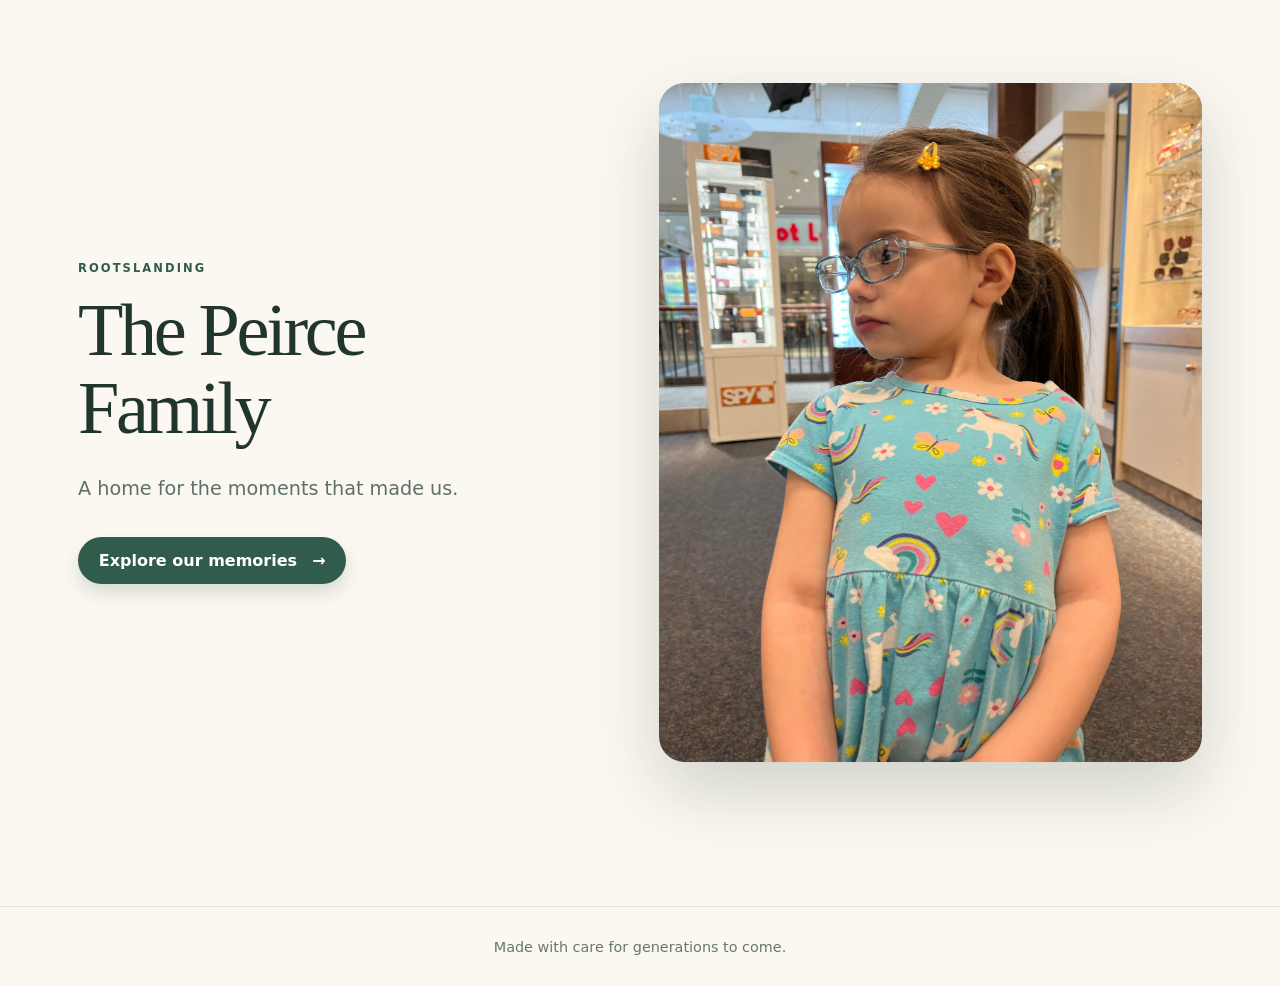
<file: index.html>
<!doctype html>
<html lang="en">
<head>
  <meta charset="utf-8">
  <meta name="viewport" content="width=device-width, initial-scale=1">
  <meta name="description" content="The Peirce Family's family memories">
  <title>The Peirce Family | RootsLanding</title>
  <link rel="stylesheet" href="css/style.css">
</head>
<body>
  <main>
    <section class="hero">
      <div class="hero-copy">
        <p class="eyebrow">ROOTSLANDING</p>
        <h1 class="family-title">The Peirce Family</h1>
        <p class="tagline">A home for the moments that made us.</p>
        <a class="explore" href="memories.html">Explore our memories <span aria-hidden="true">→</span></a>
      </div>
      <img id="hero-photo" class="hero-photo" alt="A favorite family memory">
    </section>
  </main>
  <footer>Made with care for generations to come.</footer>
  <script src="js/photos.js"></script>
  <script src="js/home.js"></script>
</body>
</html>
</file>
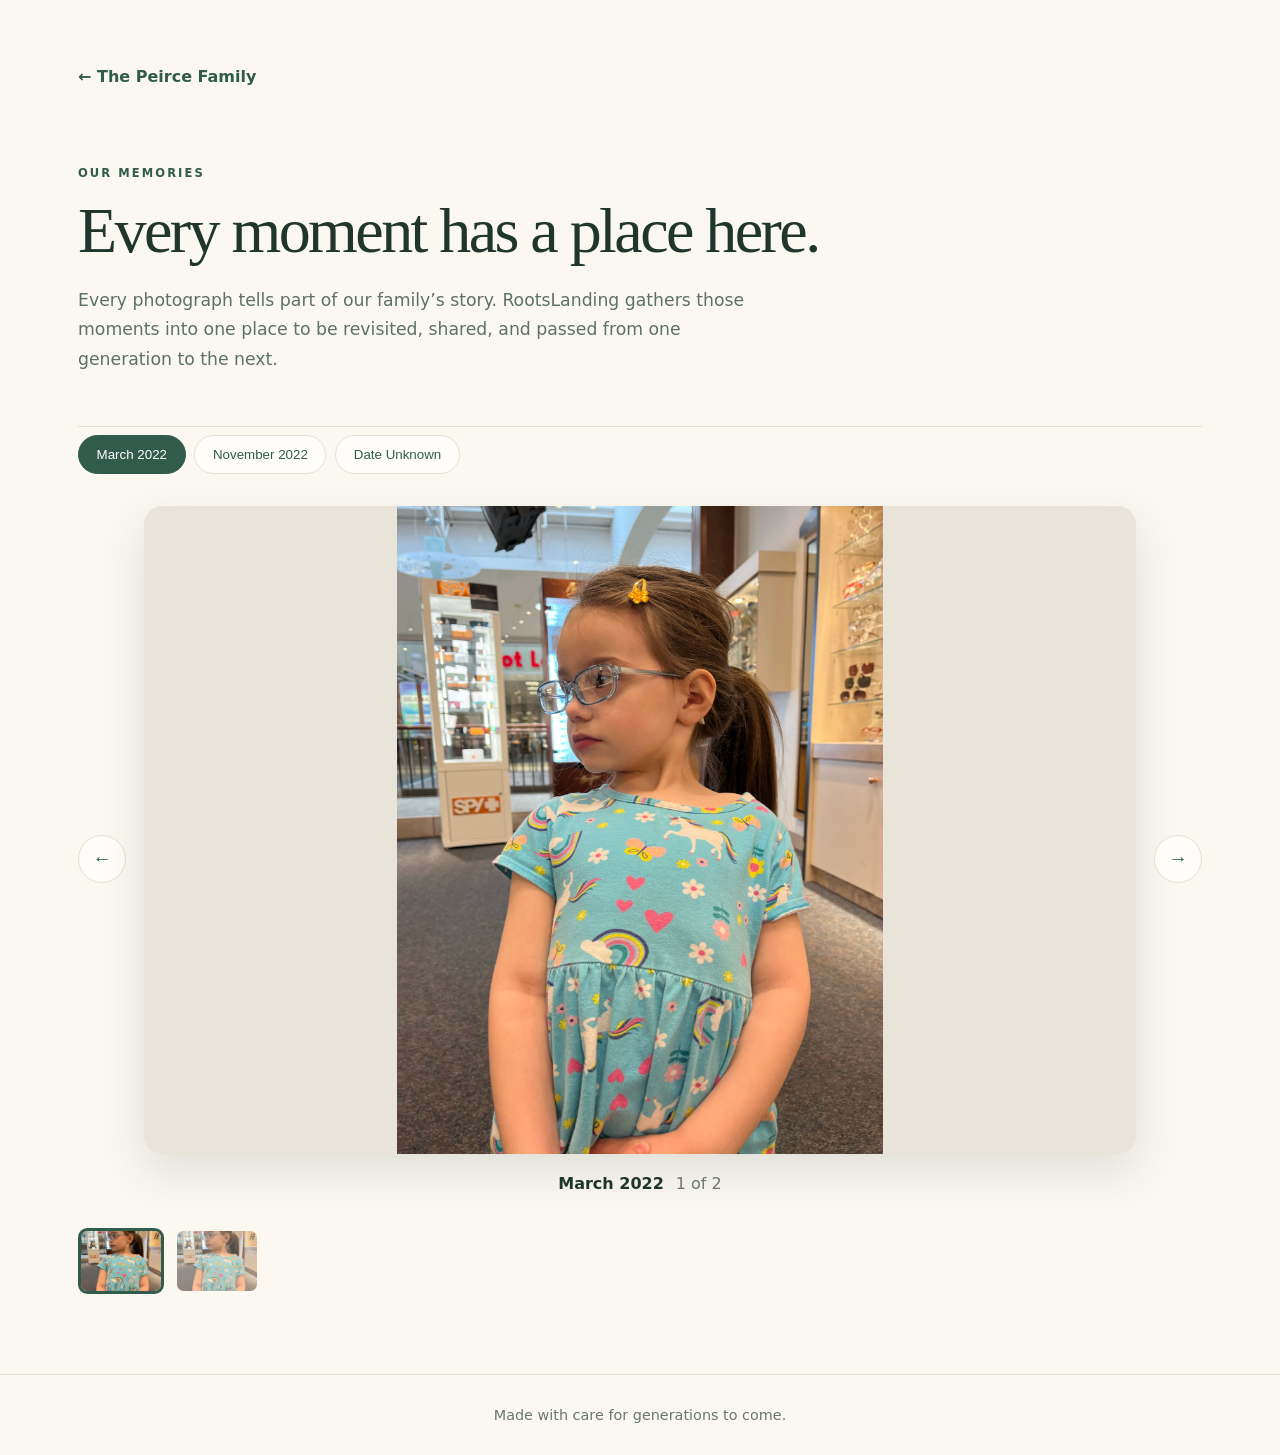
<file: memories.html>
<!doctype html>
<html lang="en">
<head>
  <meta charset="utf-8">
  <meta name="viewport" content="width=device-width, initial-scale=1">
  <meta name="description" content="Memories from The Peirce Family">
  <title>Our Memories | The Peirce Family</title>
  <link rel="stylesheet" href="css/style.css">
</head>
<body>
  <main>
    <header class="memories-page-header">
      <a class="home-link" href="index.html">← The Peirce Family</a>
      <p class="eyebrow">OUR MEMORIES</p>
      <h1 class="memories-title">Every moment has a place here.</h1>
      <p class="memories-copy">Every photograph tells part of our family’s story. RootsLanding gathers those moments into one place to be revisited, shared, and passed from one generation to the next.</p>
    </header>
    <nav id="albums" class="albums" aria-label="Photo albums"></nav>
    <section class="gallery" aria-live="polite">
      <button id="previous" class="navigation" aria-label="Previous photo">&#8592;</button>
      <figure>
        <img id="photo" alt="Family memory">
        <figcaption><strong id="album-title"></strong><span id="photo-count"></span></figcaption>
      </figure>
      <button id="next" class="navigation" aria-label="Next photo">&#8594;</button>
    </section>
    <section id="thumbnails" class="thumbnails" aria-label="Photos in this album"></section>
  </main>
  <footer>Made with care for generations to come.</footer>
  <script src="js/photos.js"></script>
  <script src="js/gallery.js"></script>
</body>
</html>
</file>
<file: css/style.css>
:root { --cream: #fbf8f1; --paper: #fffdfa; --ink: #20352c; --green: #315c4c; --blue: #9dc3cd; --line: #e7dfd2; }
* { box-sizing: border-box; }
html { scroll-behavior: smooth; }
body { margin: 0; min-height: 100vh; color: var(--ink); background: var(--cream); font-family: "Segoe UI", system-ui, sans-serif; }
main { max-width: 1220px; margin: 0 auto; padding: clamp(1.25rem, 4vw, 4rem) clamp(1rem, 4vw, 3rem) 4rem; }
.hero { display: grid; grid-template-columns: minmax(0, .95fr) minmax(0, 1.05fr); align-items: center; gap: clamp(2rem, 7vw, 7rem); min-height: min(760px, 88vh); padding: 2rem 0 5rem; }.hero-copy { min-width: 0; }
.eyebrow { margin: 0 0 1.1rem; color: var(--green); font-size: .72rem; font-weight: 700; letter-spacing: .18em; }
h1, h2 { margin: 0; font-family: Georgia, serif; font-weight: 400; line-height: 1.04; }
h1 { font-size: clamp(3.2rem, 5.8vw, 6.4rem); letter-spacing: -.045em; max-width: 100%; overflow-wrap: anywhere; } h1.family-title-long { font-size: clamp(2.3rem, 3vw, 3.75rem); } h2 { font-size: clamp(2.15rem, 4vw, 4rem); max-width: 700px; }
.tagline { max-width: 420px; color: #5e7167; font-size: clamp(1.1rem, 1.5vw, 1.3rem); line-height: 1.6; margin: 1.7rem 0 2rem; }
.explore { display: inline-block; background: var(--green); border-radius: 999px; box-shadow: 0 9px 18px rgba(49, 92, 76, .18); color: white; font-weight: 700; padding: .9rem 1.3rem; text-decoration: none; transition: background .2s, transform .2s; }.explore:hover { background: #24483a; transform: translateY(-2px); }.explore:focus-visible, .home-link:focus-visible { outline: 3px solid var(--blue); outline-offset: 4px; }.explore span { margin-left: .6rem; }
.hero-photo { display: block; min-width: 0; width: 100%; aspect-ratio: 4 / 5; object-fit: cover; border-radius: 1.6rem; box-shadow: 0 28px 70px rgba(34, 57, 47, .20); animation: arrive .9s ease-out both; }
.memories-page-header { border-bottom: 1px solid var(--line); padding: 1rem 0 3.25rem; }.home-link { color: var(--green); display: inline-block; font-weight: 700; margin-bottom: 5rem; text-decoration: none; }.memories-title { font-size: clamp(2.7rem, 5vw, 5.2rem); letter-spacing: -.04em; max-width: 850px; }.memories-copy { color: #5e7167; font-size: 1.08rem; line-height: 1.7; max-width: 690px; margin: 1.35rem 0 0; }
.albums { display: flex; gap: .55rem; overflow-x: auto; padding: .5rem 0 2rem; }.album { border: 1px solid var(--line); border-radius: 999px; background: var(--paper); color: var(--green); cursor: pointer; padding: .7rem 1.1rem; white-space: nowrap; transition: background .2s, color .2s, transform .2s; }.album:hover { transform: translateY(-2px); }.album[aria-current="true"] { background: var(--green); border-color: var(--green); color: white; }
.gallery { display: grid; grid-template-columns: auto minmax(0, 1fr) auto; align-items: center; gap: 1.1rem; } figure { margin: 0; text-align: center; } #photo { display: block; width: 100%; max-height: min(72vh, 860px); object-fit: contain; border-radius: 1.15rem; background: #e8e4da; box-shadow: 0 18px 45px rgba(36, 52, 45, .13); } figcaption { display: flex; justify-content: center; gap: .75rem; padding: 1.2rem .5rem; } #photo-count { color: #6a766f; }
.navigation { width: 3rem; height: 3rem; border: 1px solid var(--line); border-radius: 50%; background: var(--paper); color: var(--green); cursor: pointer; font-size: 1.2rem; transition: transform .2s; }.navigation:hover { transform: scale(1.06); }
.thumbnails { display: flex; gap: .65rem; overflow-x: auto; padding: 1rem 0; }.thumbnail { width: 86px; height: 66px; flex: 0 0 auto; object-fit: cover; border: 3px solid transparent; border-radius: .6rem; cursor: pointer; opacity: .7; transition: opacity .2s, transform .2s; }.thumbnail:hover { opacity: 1; transform: translateY(-2px); }.thumbnail[aria-current="true"] { border-color: var(--green); opacity: 1; }
footer { border-top: 1px solid var(--line); color: #6a766f; padding: 2rem; text-align: center; font-size: .9rem; } @keyframes arrive { from { opacity: 0; transform: translateY(18px); } to { opacity: 1; transform: translateY(0); } }
@media (max-width: 760px) { .hero { grid-template-columns: 1fr; min-height: auto; padding: 2rem 0 4rem; }.hero-copy { order: 1; }.hero-photo { order: 0; aspect-ratio: 5 / 4; }.gallery { gap: .4rem; }.navigation { width: 2.35rem; height: 2.35rem; }.memories-page-header { padding-bottom: 2.5rem; }.home-link { margin-bottom: 3rem; } }
@media (prefers-reduced-motion: reduce) { html { scroll-behavior: auto; } *, *::before, *::after { animation-duration: .01ms !important; transition-duration: .01ms !important; } }
</file>
